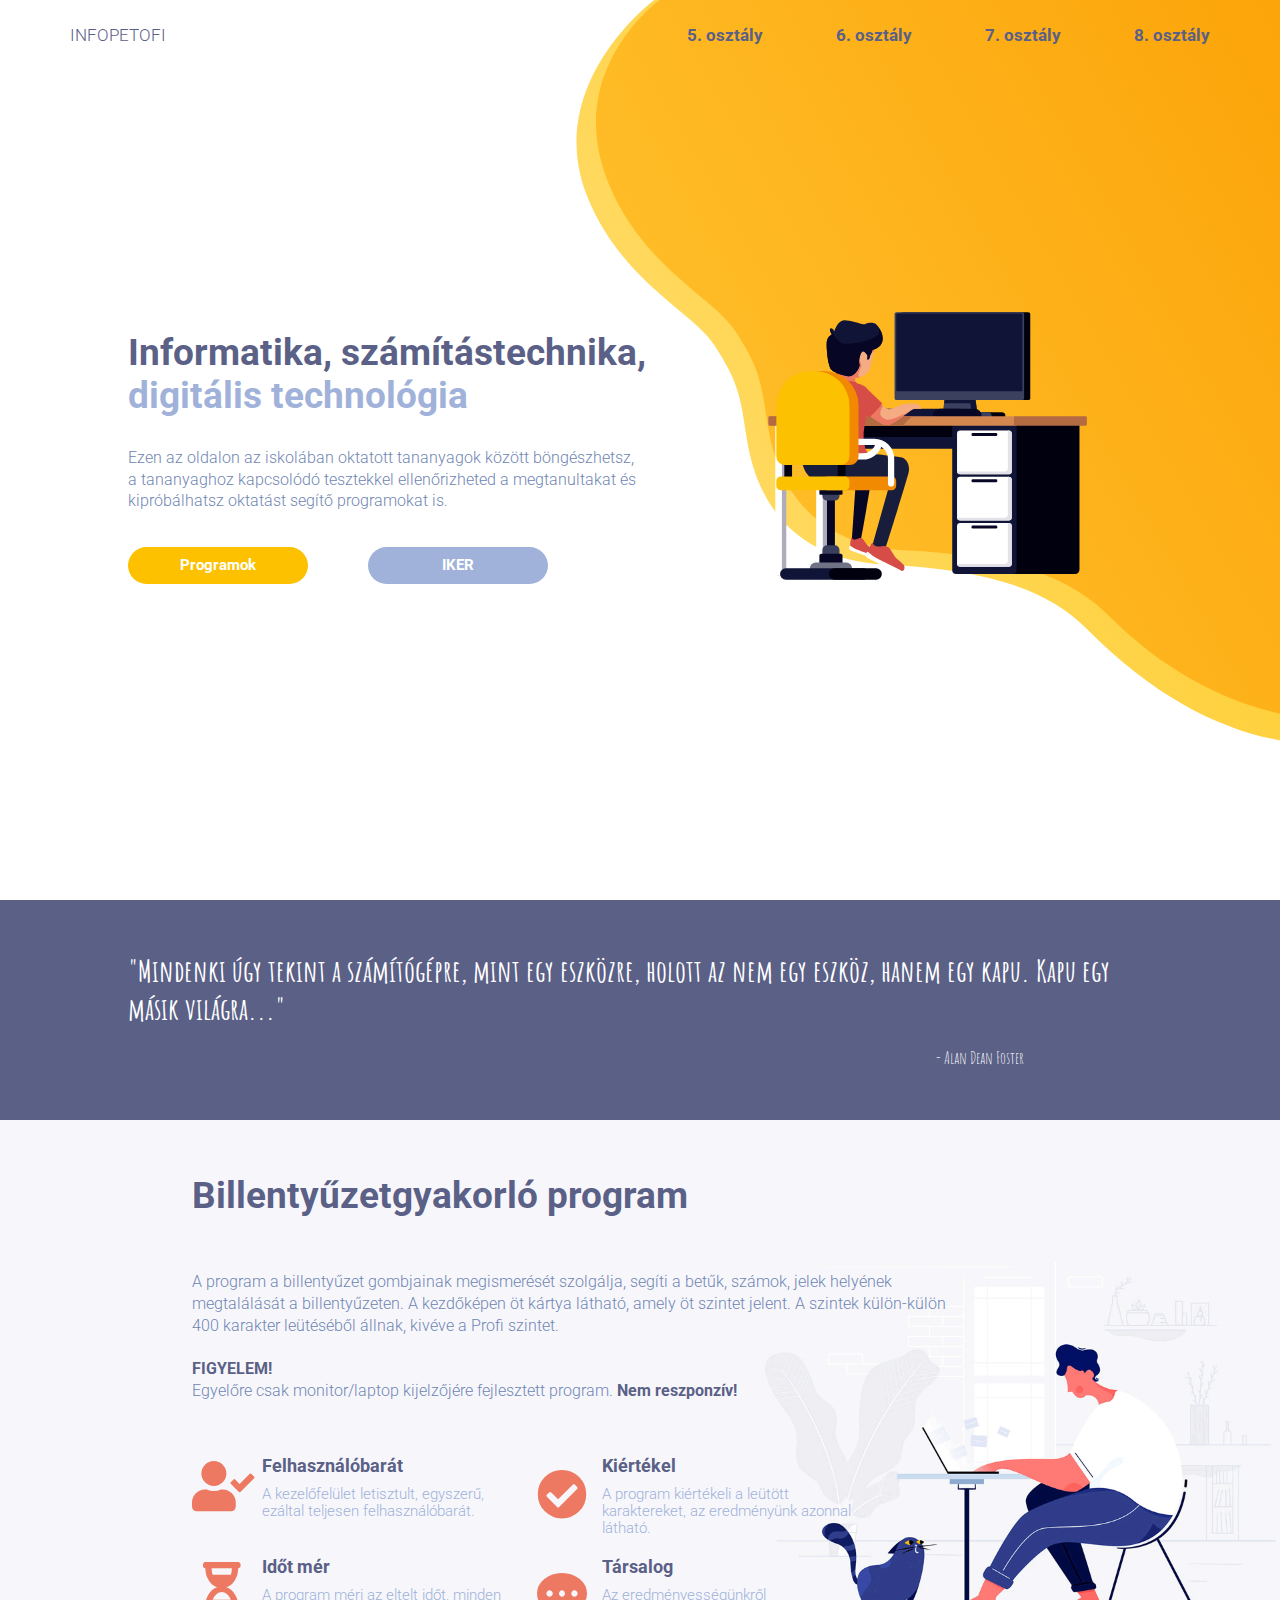
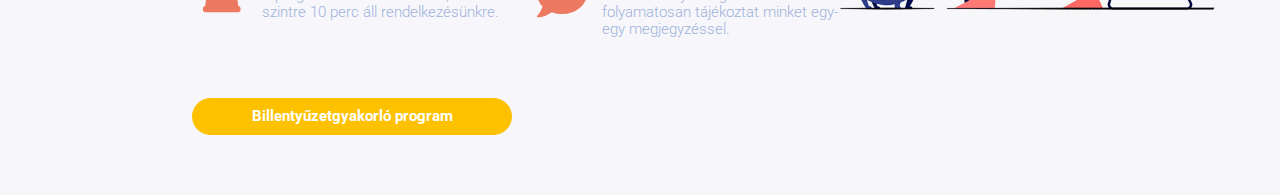
<file: index.html>
<!DOCTYPE html>
<html lang="hu">
  <head>
    <meta charset="UTF-8" />
    <meta name="viewport" content="width=device-width, initial-scale=1.0" />
    <meta http-equiv="X-UA-Compatible" content="ie=edge" />
    <link
      href="https://fonts.googleapis.com/css?family=Roboto:300,400,700&display=swap&subset=latin-ext"
      rel="stylesheet"
    />
    <link
      href="https://fonts.googleapis.com/css?family=Amatic+SC&display=swap&subset=latin-ext"
      rel="stylesheet"
    />
    <link type="text/css" rel="stylesheet" href="./css/style.css" />
    <link
      type="text/css"
      rel="stylesheet"
      href="https://cdnjs.cloudflare.com/ajax/libs/font-awesome/5.11.2/css/all.min.css"
    />
    <link
      rel="shortcut icon"
      type="image/vnd.microsoft.icon"
      href="./favicon/favicon.ico"
    />
    <link
      rel="apple-touch-icon"
      sizes="180x180"
      href="./favicon/apple-touch-icon.png"
    />
    <link
      rel="icon"
      type="image/png"
      sizes="32x32"
      href="./favicon/favicon-32x32.png"
    />
    <link
      rel="icon"
      type="image/png"
      sizes="16x16"
      href="./favicon/favicon-16x16.png"
    />
    <link rel="manifest" href="/favicon/site.webmanifest" />
    <link
      rel="mask-icon"
      href="./favicon/safari-pinned-tab.svg"
      color="#5bbad5"
    />
    <meta name="msapplication-TileColor" content="#da532c" />
    <meta name="theme-color" content="#ffffff" />
    <script type="application/javascript" src="./js/svg.js" defer></script>
    <script type="application/javascript" src="./js/js.js" defer></script>
    <title>Informatikai oldal</title>
  </head>
  <body>
    <div class="container">
      <a href="#nav"><i id="visszaNyil" class="fas fa-arrow-circle-up"></i></a>
      <section class="nav" id="nav">
        <ul class="nav__ul">
          <li class="evfolyamok">
            <a href="#"><p>INFOPETOFI</p></a>
          </li>
          <li class="evfolyamok">
            <a href=""><p>5. osztály</p></a>
          </li>
          <li class="evfolyamok">
            <a href="#"><p>6. osztály</p></a>
          </li>
          <li class="evfolyamok">
            <a href="#"><p>7. osztály</p></a>
          </li>
          <li class="evfolyamok">
            <a href="#"><p>8. osztály</p></a>
          </li>
        </ul>
      </section>
      <section class="section-01">
        <div class="section-01__wrapper">
          <h1>
            Informatika, számítástechnika,<br /><span
              >digitális technológia</span
            >
          </h1>
          <p>
            Ezen az oldalon az iskolában oktatott tananyagok között
            böngészhetsz, a tananyaghoz kapcsolódó tesztekkel ellenőrizheted a
            megtanultakat és kipróbálhatsz oktatást segítő programokat is.
          </p>
          <!-- <img class="illustration" src="./img/Illustration_t.png" > -->
          <div class="illustration"></div>
          <a class="btn btn-01" href="#programok">
            Programok
          </a>
          <a class="btn btn-02" href="./IKER/iker.html">IKER</a>
        </div>
      </section>
      <section class="section-02"></section>
      <section class="section-03">
        <h2>
          "Mindenki úgy tekint a számítógépre, mint egy eszközre, holott az nem
          egy eszköz, hanem egy kapu. Kapu egy másik világra..."
        </h2>
        <p>- Alan Dean Foster</p>
      </section>
      <section class="section-04" id="programok">
        <div class="section-04__wrapper">
          <h1>Billentyűzetgyakorló program</h1>
          <p>
            A program a billentyűzet gombjainak megismerését szolgálja, segíti a
            betűk, számok, jelek helyének megtalálását a billentyűzeten. A
            kezdőképen öt kártya látható, amely öt szintet jelent. A szintek
            külön-külön 400 karakter leütéséből állnak, kivéve a Profi
            szintet.<br /><br /><span>FIGYELEM!</span><br />Egyelőre csak
            monitor/laptop kijelzőjére fejlesztett program.
            <span>Nem reszponzív!</span>
          </p>
          <div class="kartya__wrapper">
            <div class="kartya kartya-01">
              <div class="kartya__kep"><i class="fas fa-user-check"></i></div>
              <div class="kartya__cim">Felhasználóbarát</div>
              <div class="kartya__leiras">
                A kezelőfelület letisztult, egyszerű, ezáltal teljesen
                felhasználóbarát.
              </div>
            </div>
            <div class="kartya kartya-02">
              <div class="kartya__kep"><i class="fas fa-check-circle"></i></div>
              <div class="kartya__cim">Kiértékel</div>
              <div class="kartya__leiras">
                A program kiértékeli a leütött karaktereket, az eredményünk
                azonnal látható.
              </div>
            </div>
            <div class="kartya kartya-03">
              <div class="kartya__kep">
                <i class="fas fa-hourglass-half"></i>
              </div>
              <div class="kartya__cim">Időt mér</div>
              <div class="kartya__leiras">
                A program méri az eltelt időt, minden szintre 10 perc áll
                rendelkezésünkre.
              </div>
            </div>
            <div class="kartya kartya-04">
              <div class="kartya__kep"><i class="fas fa-comment-dots"></i></div>
              <div class="kartya__cim">Társalog</div>
              <div class="kartya__leiras">
                Az eredményességünkről folyamatosan tájékoztat minket egy-egy
                megjegyzéssel.
              </div>
            </div>
          </div>
          <a
            href="http://www.petofink.hu/informatika/BillGyakProgram/index.html"
            target="_blank"
            ><div class="btn btn-01">
              Billentyűzetgyakorló program
            </div></a
          >
        </div>
      </section>
    </div>
  </body>
</html>
</file>
<file: css/style.css>
@charset "UTF-8";
*,
*::before,
*::after {
  margin: 0;
  padding: 0;
  -webkit-box-sizing: inherit;
          box-sizing: inherit;
}

html {
  -webkit-box-sizing: border-box;
          box-sizing: border-box;
  font-size: 62.5%;
  scroll-behavior: smooth;
}

body {
  font-family: "Roboto", sans-serif;
  font-weight: 300;
  position: relative;
}

a {
  color: #fff;
  text-decoration: none;
}

h1 {
  color: #5a6086;
  font-size: calc(24px + (45 - 24) * ((100vw - 200px) / (1920 - 200)));
}

h2 {
  color: #5a6086;
  font-size: calc(14px + (30 - 14) * ((100vw - 200px) / (1920 - 200)));
}

h3 {
  color: #6f85b4;
  font-size: calc(13px + (26 - 13) * ((100vw - 200px) / (1920 - 200)));
}

p {
  color: #6f85b4;
  font-size: calc(12px + (18 - 12) * ((100vw - 200px) / (1920 - 200)));
  line-height: calc(18px + (24 - 18) * ((100vw - 200px) / (1920 - 200)));
}

ol,
ul {
  color: #6f85b4;
  font-size: calc(12px + (18 - 12) * ((100vw - 200px) / (1920 - 200)));
  line-height: calc(18px + (24 - 18) * ((100vw - 200px) / (1920 - 200)));
}

ol li,
ul li {
  color: #6f85b4;
  width: max-width;
}

#visszaNyil {
  position: fixed;
  bottom: 6rem;
  right: 6rem;
  color: #4b9074;
  font-size: 4rem;
  z-index: 2;
  -webkit-transition: 0.3s;
  transition: 0.3s;
  opacity: 0;
  visibility: hidden;
}

@media only screen and (max-width: 768px) {
  #visszaNyil {
    bottom: 4rem;
    right: 2rem;
  }
}

.nav {
  position: absolute;
  width: 100%;
  display: -ms-grid;
  display: grid;
  -ms-grid-columns: minmax(2rem, 1fr) (minmax(min-content, 14rem))[4] minmax(2rem, 1fr);
      grid-template-columns: minmax(2rem, 1fr) repeat(4, minmax(-webkit-min-content, 14rem)) minmax(2rem, 1fr);
      grid-template-columns: minmax(2rem, 1fr) repeat(4, minmax(min-content, 14rem)) minmax(2rem, 1fr);
  grid-gap: 0.7rem;
}

@media only screen and (min-width: 600px) {
  .nav {
    -ms-grid-columns: minmax(4rem, 1fr) (minmax(min-content, 14rem))[8] minmax(4rem, 1fr);
        grid-template-columns: minmax(4rem, 1fr) repeat(8, minmax(-webkit-min-content, 14rem)) minmax(4rem, 1fr);
        grid-template-columns: minmax(4rem, 1fr) repeat(8, minmax(min-content, 14rem)) minmax(4rem, 1fr);
  }
}

@media only screen and (min-width: 720px) {
  .nav {
    grid-gap: 1rem;
  }
}

@media only screen and (min-width: 960px) {
  .nav {
    -ms-grid-columns: minmax(6rem, 1fr) (minmax(min-content, 10rem))[12] minmax(6rem, 1fr);
        grid-template-columns: minmax(6rem, 1fr) repeat(12, minmax(-webkit-min-content, 10rem)) minmax(6rem, 1fr);
        grid-template-columns: minmax(6rem, 1fr) repeat(12, minmax(min-content, 10rem)) minmax(6rem, 1fr);
  }
}

.nav__ul {
  height: 8vh;
  -ms-grid-column: 2;
  -ms-grid-column-span: 4;
  grid-column: 2/6;
  display: -webkit-box;
  display: -ms-flexbox;
  display: flex;
  -ms-flex-pack: distribute;
      justify-content: space-around;
  -webkit-box-align: center;
      -ms-flex-align: center;
          align-items: center;
  list-style-type: none;
}

@media only screen and (min-width: 600px) {
  .nav__ul {
    -ms-grid-column: 2;
    -ms-grid-column-span: 8;
    grid-column: 2/10;
  }
}

@media only screen and (min-width: 768px) {
  .nav__ul {
    -webkit-box-pack: justify;
        -ms-flex-pack: justify;
            justify-content: space-between;
  }
}

@media only screen and (min-width: 960px) {
  .nav__ul {
    -ms-grid-column: 2;
    -ms-grid-column-span: 12;
    grid-column: 2/14;
  }
}

.nav__ul li {
  cursor: pointer;
}

.nav__ul li:first-child {
  display: none;
}

.nav__ul p {
  font-size: calc(14px + (18 - 14) * ((100vw - 200px) / (1920 - 200)));
  color: #5a6086;
  font-weight: 700;
  -webkit-transition: 0.3s;
  transition: 0.3s;
}

.nav__ul p:hover {
  color: #ed7962;
}

.section-01 {
  min-height: 65rem;
  height: 100vh;
  text-align: center;
  background-image: url("../img/hatter.svg");
  background-position: 45%;
  background-size: cover;
  display: -webkit-box;
  display: -ms-flexbox;
  display: flex;
  -webkit-box-pack: center;
      -ms-flex-pack: center;
          justify-content: center;
  -webkit-box-align: center;
      -ms-flex-align: center;
          align-items: center;
}

.section-01__wrapper {
  display: -ms-grid;
  display: grid;
  justify-items: center;
}

.section-01 h1 {
  min-width: -webkit-max-content;
  min-width: -moz-max-content;
  min-width: max-content;
  margin-bottom: 6vh;
}

.section-01 h1 span {
  color: #a0b2da;
}

.section-01 p {
  margin-bottom: 6vh;
  width: 85%;
}

.section-01 .illustration {
  -ms-grid-row: 2;
  -ms-grid-row-span: 1;
  grid-row: 2/3;
  width: 70%;
  margin: 0 auto;
  margin-bottom: 6vh;
}

.section-01 .btn-01,
.section-01 .btn-02 {
  margin: 0 auto;
}

.section-01 .btn-01 {
  margin-bottom: 2rem;
  -webkit-transition: 0.3s;
  transition: 0.3s;
}

.section-01 .btn-01:hover {
  background-color: #f18a00;
}

.section-01 .btn-02 {
  -webkit-transition: 0.3s;
  transition: 0.3s;
  background-color: #a0b2da;
}

.section-01 .btn-02:hover {
  background-color: #5a6086;
}

.section-03 {
  height: 14rem;
  background-color: #5a6086;
  display: -webkit-box;
  display: -ms-flexbox;
  display: flex;
  -webkit-box-orient: vertical;
  -webkit-box-direction: normal;
      -ms-flex-direction: column;
          flex-direction: column;
  -webkit-box-pack: center;
      -ms-flex-pack: center;
          justify-content: center;
  font-family: "Amatic SC", cursive;
}

.section-03 h2 {
  -ms-flex-item-align: center;
      -ms-grid-row-align: center;
      align-self: center;
  width: 80%;
  margin-bottom: 1.2rem;
  color: #fff;
  font-size: calc(14px + (40 - 14) * ((100vw - 200px) / (1920 - 200)));
}

.section-03 p {
  margin: 0;
  margin-right: 20vw;
  -ms-flex-item-align: end;
      align-self: flex-end;
  color: #fff;
  font-size: calc(12px + (20 - 12) * ((100vw - 200px) / (1920 - 200)));
}

.section-04 {
  height: auto;
  background-color: #f6f6f8;
  background-image: url(../img/section-04_hatterkep.png);
  background-position: 28%;
  background-size: cover;
  text-align: center;
}

.section-04__wrapper {
  display: -webkit-box;
  display: -ms-flexbox;
  display: flex;
  -webkit-box-orient: vertical;
  -webkit-box-direction: normal;
      -ms-flex-direction: column;
          flex-direction: column;
  -webkit-box-pack: center;
      -ms-flex-pack: center;
          justify-content: center;
  -webkit-box-align: center;
      -ms-flex-align: center;
          align-items: center;
}

.section-04 h1 {
  margin: 6vh 0;
  color: #5a6086;
}

.section-04 p {
  margin-bottom: 6vh;
  width: 85%;
}

.section-04 p span {
  color: #5a6086;
  font-weight: 700;
}

.section-04 .kartya__wrapper {
  width: 85%;
  display: -ms-grid;
  display: grid;
  justify-items: center;
}

.section-04 .kartya {
  width: 100%;
  text-align: left;
  color: #a0b2da;
  display: -ms-grid;
  display: grid;
  grid-column-gap: 1rem;
  -ms-grid-columns: 6rem minmax(min-content, 45rem);
      grid-template-columns: 6rem minmax(-webkit-min-content, 45rem);
      grid-template-columns: 6rem minmax(min-content, 45rem);
  -webkit-box-pack: center;
      -ms-flex-pack: center;
          justify-content: center;
  -webkit-box-align: center;
      -ms-flex-align: center;
          align-items: center;
  margin-bottom: 4vh;
}

.section-04 .kartya__kep {
  font-size: 4rem;
  color: #ed7962;
  text-align: center;
  -ms-grid-column: 1;
  -ms-grid-column-span: 1;
  grid-column: 1/2;
  -ms-grid-row: 1;
  -ms-grid-row-span: 2;
  grid-row: 1/3;
}

.section-04 .kartya__cim {
  margin-bottom: 0.3vh;
  color: #5a6086;
  -ms-grid-column: 2;
  -ms-grid-column-span: 1;
  grid-column: 2/3;
  font-weight: 700;
  font-size: calc(14px + (20 - 14) * ((100vw - 200px) / (1920 - 200)));
}

.section-04 .kartya__leiras {
  -ms-grid-column: 2;
  -ms-grid-column-span: 1;
  grid-column: 2/3;
  font-size: calc(12px + (16 - 12) * ((100vw - 200px) / (1920 - 200)));
}

.section-04 .kartya-04 {
  margin-bottom: 0;
}

.section-04 .btn-01 {
  width: 24rem;
  margin: 6rem 0 6rem 0;
}

.btn {
  background-color: #fdc100;
  border-radius: 3rem;
  font-weight: 700;
  cursor: pointer;
  color: #fff;
  margin-bottom: 0;
  font-size: calc(12px + (16 - 12) * ((100vw - 200px) / (1920 - 200)));
  padding: 1rem 0;
  width: 17rem;
  -webkit-transition: 0.3s;
  transition: 0.3s;
}

.btn:hover {
  background-color: #f18a00;
}

/*********************************
768px széles kijelzőhöz
*********************************/
@media only screen and (min-width: 768px) {
  .nav__ul li {
    white-space: nowrap;
  }
  .nav li:first-child {
    display: block;
    margin-right: 35vw;
  }
  .nav li:first-child p {
    font-weight: 300;
  }
  .nav li:first-child p:hover {
    color: #a5c86a;
  }
  .section-01 {
    background-image: url("../img/asztalGyerekVirag.svg");
    background-position: 35%;
    background-size: cover;
  }
  .section-01__wrapper {
    -ms-grid-columns: (1fr)[2];
        grid-template-columns: repeat(2, 1fr);
    width: 80%;
    max-width: 128rem;
    justify-items: left;
  }
  .section-01__wrapper h1,
  .section-01__wrapper p {
    margin: 0;
    width: 100%;
    -ms-grid-column: 1;
    -ms-grid-column-span: 1;
    grid-column: 1/2;
    -ms-flex-item-align: center;
        -ms-grid-row-align: center;
        align-self: center;
    text-align: left;
  }
  .section-01__wrapper .illustration {
    visibility: hidden;
    width: 28vw;
    margin: 0;
    -ms-grid-row: 1;
    -ms-grid-row-span: 2;
    grid-row: 1/3;
    -ms-grid-column: 2;
    -ms-grid-column-span: 1;
    grid-column: 2/3;
  }
  .section-01__wrapper .btn {
    width: 18rem;
  }
  .section-01__wrapper .btn-01,
  .section-01__wrapper .btn-02 {
    margin: 0;
    -ms-grid-row: 3;
    -ms-grid-row-span: 1;
    grid-row: 3/4;
    -ms-grid-column: 1;
    -ms-grid-column-span: 2;
    grid-column: 1/3;
    margin-top: 2rem;
  }
  .section-01__wrapper .btn-02 {
    margin-left: 24rem;
  }
  .section-03 {
    height: 18rem;
  }
  .section-03 h2 {
    width: 80%;
    margin-bottom: 1.6rem;
  }
  .section-04 {
    background-position: 20%;
    text-align: left;
    display: -ms-grid;
    display: grid;
    -ms-grid-columns: 8rem minmax(min-content, 128rem) 8rem;
        grid-template-columns: 8rem minmax(-webkit-min-content, 128rem) 8rem;
        grid-template-columns: 8rem minmax(min-content, 128rem) 8rem;
  }
  .section-04__wrapper {
    -ms-grid-column: 2;
    -ms-grid-column-span: 1;
    grid-column: 2/3;
    -webkit-box-align: start;
        -ms-flex-align: start;
            align-items: flex-start;
  }
  .section-04 .kartya__wrapper {
    -ms-grid-columns: (minmax(30rem, 27vw))[2];
        grid-template-columns: repeat(2, minmax(30rem, 27vw));
    grid-gap: 2rem;
  }
  .section-04 .kartya {
    margin-bottom: 0;
    -ms-grid-rows: (min-content)[2];
        grid-template-rows: repeat(2, -webkit-min-content);
        grid-template-rows: repeat(2, min-content);
  }
  .section-04 .kartya__kep {
    font-size: 5rem;
  }
  .section-04 .kartya__cim {
    margin-bottom: 1rem;
  }
  .section-04 .btn-01 {
    text-align: center;
    width: 28rem;
  }
}

/*********************************
1280px széles kijelzőhöz
*********************************/
@media only screen and (min-width: 1280px) {
  .section-01__wrapper .illustration {
    width: 25vw;
  }
  .section-03 {
    height: 22rem;
  }
  .section-03 h2 {
    margin-bottom: 2rem;
    max-width: 128rem;
  }
  .section-04 {
    -ms-grid-columns: 15vw minmax(min-content, 128rem) 15vw;
        grid-template-columns: 15vw minmax(-webkit-min-content, 128rem) 15vw;
        grid-template-columns: 15vw minmax(min-content, 128rem) 15vw;
  }
  .section-04 .kartya__wrapper {
    -ms-grid-columns: (minmax(30rem, 25vw))[2];
        grid-template-columns: repeat(2, minmax(30rem, 25vw));
  }
  .section-04 .btn-01 {
    width: 32rem;
  }
}

/*********************************
1920px széles kijelzőhöz
*********************************/
@media only screen and (min-width: 1921px) {
  .section-03 {
    height: 24rem;
  }
  .section-03 h2 {
    margin-bottom: 2.4rem;
  }
  .section-04 {
    -ms-grid-columns: 20vw minmax(min-content, 128rem) 20vw;
        grid-template-columns: 20vw minmax(-webkit-min-content, 128rem) 20vw;
        grid-template-columns: 20vw minmax(min-content, 128rem) 20vw;
  }
}

.nav__ul span {
  color: #fdc100;
  -webkit-transition: 0.3s;
  transition: 0.3s;
}

.nav__ul span:hover {
  color: #f18a00;
}

a {
  font-weight: 300;
  color: #5a6086;
}

.container__iker {
  display: -ms-grid;
  display: grid;
  -ms-grid-columns: minmax(2rem, 1fr) (minmax(min-content, 14rem))[4] minmax(2rem, 1fr);
      grid-template-columns: minmax(2rem, 1fr) repeat(4, minmax(-webkit-min-content, 14rem)) minmax(2rem, 1fr);
      grid-template-columns: minmax(2rem, 1fr) repeat(4, minmax(min-content, 14rem)) minmax(2rem, 1fr);
  -ms-grid-rows: (min-content)[4];
      grid-template-rows: repeat(4, -webkit-min-content);
      grid-template-rows: repeat(4, min-content);
  grid-gap: 0.7rem;
  height: 100vh;
  -ms-flex-line-pack: center;
      align-content: center;
}

@media only screen and (min-width: 600px) {
  .container__iker {
    -ms-grid-columns: minmax(4rem, 1fr) (minmax(min-content, 14rem))[8] minmax(4rem, 1fr);
        grid-template-columns: minmax(4rem, 1fr) repeat(8, minmax(-webkit-min-content, 14rem)) minmax(4rem, 1fr);
        grid-template-columns: minmax(4rem, 1fr) repeat(8, minmax(min-content, 14rem)) minmax(4rem, 1fr);
  }
}

@media only screen and (min-width: 720px) {
  .container__iker {
    grid-gap: 1rem;
  }
}

@media only screen and (min-width: 768px) {
  .container__iker {
    -ms-grid-rows: (min-content)[3];
        grid-template-rows: repeat(3, -webkit-min-content);
        grid-template-rows: repeat(3, min-content);
  }
}

@media only screen and (min-width: 960px) {
  .container__iker {
    -ms-grid-columns: minmax(6rem, 1fr) (minmax(min-content, 10rem))[12] minmax(6rem, 1fr);
        grid-template-columns: minmax(6rem, 1fr) repeat(12, minmax(-webkit-min-content, 10rem)) minmax(6rem, 1fr);
        grid-template-columns: minmax(6rem, 1fr) repeat(12, minmax(min-content, 10rem)) minmax(6rem, 1fr);
    -ms-grid-rows: (min-content)[5];
        grid-template-rows: repeat(5, -webkit-min-content);
        grid-template-rows: repeat(5, min-content);
  }
}

.container__iker > *:not(:nth-child(4)) {
  margin-bottom: 2rem;
}

.container__iker h1 {
  min-width: -webkit-min-content;
  min-width: -moz-min-content;
  min-width: min-content;
  -ms-grid-column: 2;
  -ms-grid-column-span: 4;
  grid-column: 2/6;
  -ms-grid-row: 1;
  -ms-grid-row-span: 1;
  grid-row: 1/2;
  text-align: center;
  -ms-flex-item-align: center;
      -ms-grid-row-align: center;
      align-self: center;
}

.container__iker h1 span {
  color: #a5c86a;
}

@media only screen and (min-width: 600px) {
  .container__iker h1 {
    -ms-grid-column: 2;
    -ms-grid-column-span: 8;
    grid-column: 2/10;
  }
}

@media only screen and (min-width: 768px) {
  .container__iker h1 {
    -ms-grid-column: 2;
    -ms-grid-column-span: 4;
    grid-column: 2/6;
    text-align: left;
  }
}

@media only screen and (min-width: 960px) {
  .container__iker h1 {
    -ms-grid-column: 2;
    -ms-grid-column-span: 7;
    grid-column: 2/9;
    -ms-grid-row: 2;
    -ms-grid-row-span: 1;
    grid-row: 2/3;
    -ms-flex-item-align: end;
        -ms-grid-row-align: end;
        align-self: end;
  }
}

@media only screen and (min-width: 1200px) {
  .container__iker h1 {
    -ms-grid-column: 2;
    -ms-grid-column-span: 8;
    grid-column: 2/10;
  }
}

.container__iker p {
  -ms-grid-column: 2;
  -ms-grid-column-span: 4;
  grid-column: 2/6;
  padding: 0 1rem;
  text-align: center;
  z-index: 1;
}

@media only screen and (min-width: 600px) {
  .container__iker p {
    -ms-grid-column: 2;
    -ms-grid-column-span: 8;
    grid-column: 2/10;
  }
}

@media only screen and (min-width: 768px) {
  .container__iker p {
    -ms-grid-column: 2;
    -ms-grid-column-span: 4;
    grid-column: 2/6;
    -ms-grid-row: 2;
    -ms-grid-row-span: 1;
    grid-row: 2/3;
    text-align: left;
    padding: 0;
  }
}

@media only screen and (min-width: 960px) {
  .container__iker p {
    -ms-grid-column: 2;
    -ms-grid-column-span: 6;
    grid-column: 2/8;
    -ms-grid-row: 3;
    -ms-grid-row-span: 1;
    grid-row: 3/4;
  }
}

.container__iker .illustration {
  width: 60%;
  -ms-grid-column: 2;
  -ms-grid-column-span: 4;
  grid-column: 2/6;
  -ms-grid-row: 2;
  -ms-grid-row-span: 1;
  grid-row: 2/3;
  -ms-grid-column-align: center;
      justify-self: center;
}

@media only screen and (min-width: 600px) {
  .container__iker .illustration {
    -ms-grid-column: 2;
    -ms-grid-column-span: 8;
    grid-column: 2/10;
  }
}

@media only screen and (min-width: 768px) {
  .container__iker .illustration {
    -ms-grid-column: 5;
    -ms-grid-column-span: 6;
    grid-column: 5/11;
    -ms-grid-row: 1;
    -ms-grid-row-span: 3;
    grid-row: 1/4;
    margin-bottom: 0;
    -ms-grid-column-align: end;
        justify-self: end;
    margin-right: 3rem;
    width: 70%;
  }
}

@media only screen and (min-width: 960px) {
  .container__iker .illustration {
    -ms-grid-column: 7;
    -ms-grid-column-span: 8;
    grid-column: 7/15;
    -ms-grid-row: 1;
    -ms-grid-row-span: 5;
    grid-row: 1/6;
    margin-right: 8rem;
  }
}

.container__iker .btn {
  -ms-grid-column: 2;
  -ms-grid-column-span: 4;
  grid-column: 2/6;
  text-align: center;
  max-width: 30rem;
  -ms-grid-column-align: center;
      justify-self: center;
}

@media only screen and (min-width: 600px) {
  .container__iker .btn {
    -ms-grid-column: 2;
    -ms-grid-column-span: 8;
    grid-column: 2/10;
  }
}

@media only screen and (min-width: 768px) {
  .container__iker .btn {
    -ms-grid-column: 2;
    -ms-grid-column-span: 4;
    grid-column: 2/6;
    -ms-grid-row: 3;
    -ms-grid-row-span: 1;
    grid-row: 3/4;
    width: 14rem;
    max-width: 25rem;
    height: 3.5rem;
  }
}

@media only screen and (min-width: 960px) {
  .container__iker .btn {
    -ms-grid-column: 2;
    -ms-grid-column-span: 6;
    grid-column: 2/8;
    -ms-grid-row: 4;
    -ms-grid-row-span: 1;
    grid-row: 4/5;
    width: 16rem;
    height: auto;
  }
}

.container__iker .btn-01 {
  background-color: #a0b2da;
}

.container__iker .btn-01:hover {
  background-color: #5a6086;
}

@media only screen and (min-width: 768px) {
  .container__iker .btn-01 {
    margin-bottom: 3rem;
    -ms-grid-column-align: left;
        justify-self: left;
  }
}

.container__iker .btn-02 {
  background-color: #a5c86a;
  margin-top: 1.6rem;
}

.container__iker .btn-02:hover {
  background-color: #4b9074;
}

@media only screen and (min-width: 768px) {
  .container__iker .btn-02 {
    margin-top: 0;
    margin-left: 8rem;
  }
}

@media only screen and (min-width: 960px) {
  .container__iker .btn-02 {
    margin-left: 8rem;
    margin-bottom: 3rem;
  }
}

.iker-page {
  min-height: 65rem;
}

.felmero-page,
.tananyag-page,
.informacio-page,
.feladatok-page {
  height: 100%;
  padding-top: 8vh;
}

.felmero-page h1,
.tananyag-page h1,
.informacio-page h1,
.feladatok-page h1 {
  margin-top: 2rem;
}

@media only screen and (min-width: 768px) {
  .felmero-page h1,
  .tananyag-page h1,
  .informacio-page h1,
  .feladatok-page h1 {
    -ms-grid-column: 2;
    -ms-grid-column-span: 8;
    grid-column: 2/10;
    -ms-grid-column-align: center;
        justify-self: center;
    margin-top: 2rem;
  }
}

@media only screen and (min-width: 960px) {
  .felmero-page h1,
  .tananyag-page h1,
  .informacio-page h1,
  .feladatok-page h1 {
    -ms-grid-column: 2;
    -ms-grid-column-span: 12;
    grid-column: 2/14;
    -ms-grid-row: 1;
    -ms-grid-row-span: 1;
    grid-row: 1/2;
  }
}

@media only screen and (min-width: 768px) {
  .felmero-page p,
  .tananyag-page p,
  .informacio-page p,
  .feladatok-page p {
    -ms-grid-column: 2;
    -ms-grid-column-span: 8;
    grid-column: 2/10;
    -ms-grid-row: 2;
    -ms-grid-row-span: 1;
    grid-row: 2/3;
    text-align: center;
    padding: 0;
  }
}

@media only screen and (min-width: 960px) {
  .felmero-page p,
  .tananyag-page p,
  .informacio-page p,
  .feladatok-page p {
    -ms-grid-column: 3;
    -ms-grid-column-span: 10;
    grid-column: 3/13;
    -ms-grid-row: 2;
    -ms-grid-row-span: 1;
    grid-row: 2/3;
  }
}

.felmero-page span,
.tananyag-page span,
.informacio-page span,
.feladatok-page span {
  font-weight: 700;
}

.felmero-page img,
.tananyag-page img,
.informacio-page img,
.feladatok-page img {
  width: 50%;
}

@media only screen and (min-width: 768px) {
  .felmero-page img,
  .tananyag-page img,
  .informacio-page img,
  .feladatok-page img {
    width: 40%;
  }
}

.felmero-page .felmero__szamozas,
.tananyag-page .felmero__szamozas,
.informacio-page .felmero__szamozas,
.feladatok-page .felmero__szamozas {
  padding: 2rem;
  -ms-grid-row: 3;
  -ms-grid-row-span: 1;
  grid-row: 3/4;
  -ms-grid-column: 2;
  -ms-grid-column-span: 4;
  grid-column: 2/6;
  text-align: center;
}

@media only screen and (min-width: 600px) {
  .felmero-page .felmero__szamozas,
  .tananyag-page .felmero__szamozas,
  .informacio-page .felmero__szamozas,
  .feladatok-page .felmero__szamozas {
    -ms-grid-column: 2;
    -ms-grid-column-span: 8;
    grid-column: 2/10;
  }
}

@media only screen and (min-width: 960px) {
  .felmero-page .felmero__szamozas,
  .tananyag-page .felmero__szamozas,
  .informacio-page .felmero__szamozas,
  .feladatok-page .felmero__szamozas {
    -ms-grid-column: 2;
    -ms-grid-column-span: 12;
    grid-column: 2/14;
    text-align: justify;
    -webkit-column-count: 2;
            column-count: 2;
    -webkit-column-gap: 6rem;
            column-gap: 6rem;
  }
}

.felmero-page .felmero__szamozas .felmero__kerdesek,
.tananyag-page .felmero__szamozas .felmero__kerdesek,
.informacio-page .felmero__szamozas .felmero__kerdesek,
.feladatok-page .felmero__szamozas .felmero__kerdesek {
  margin-bottom: 2rem;
  color: #6f85b4;
  font-size: calc(12px + (18 - 12) * ((100vw - 200px) / (1920 - 200)));
  line-height: calc(18px + (24 - 18) * ((100vw - 200px) / (1920 - 200)));
}

.tananyag-page ul {
  -ms-grid-column: 2;
  -ms-grid-column-span: 4;
  grid-column: 2/6;
  -ms-grid-row: 2;
  -ms-grid-row-span: 1;
  grid-row: 2/3;
  -webkit-box-pack: justify;
      -ms-flex-pack: justify;
          justify-content: space-between;
  text-decoration: none;
  list-style: none;
  border-bottom: 1px solid #e2e8f6;
  display: -webkit-box;
  display: -ms-flexbox;
  display: flex;
}

@media only screen and (min-width: 600px) {
  .tananyag-page ul {
    -ms-grid-column: 2;
    -ms-grid-column-span: 8;
    grid-column: 2/10;
    -webkit-box-pack: center;
        -ms-flex-pack: center;
            justify-content: center;
  }
}

@media only screen and (min-width: 960px) {
  .tananyag-page ul {
    -ms-grid-column: 2;
    -ms-grid-column-span: 12;
    grid-column: 2/14;
  }
}

.tananyag-page ul li {
  cursor: pointer;
  margin-bottom: 1rem;
  text-align: center;
  -webkit-transition: 0.3s;
  transition: 0.3s;
}

.tananyag-page ul li:hover {
  color: #d64c49;
  font-weight: 700;
}

@media only screen and (min-width: 600px) {
  .tananyag-page ul li:not(:last-child) {
    margin-right: 2rem;
  }
}

@media only screen and (min-width: 768px) {
  .tananyag-page ul li:not(:last-child) {
    margin-right: 3rem;
    margin-bottom: 2rem;
  }
}

.tananyag-page .ora {
  -ms-grid-column: 2;
  -ms-grid-column-span: 4;
  grid-column: 2/6;
  -ms-grid-row: 3;
  -ms-grid-row-span: 1;
  grid-row: 3/4;
  display: -ms-grid;
  display: grid;
  -ms-grid-columns: (minmax(min-content, 14rem))[4];
      grid-template-columns: repeat(4, minmax(-webkit-min-content, 14rem));
      grid-template-columns: repeat(4, minmax(min-content, 14rem));
  grid-gap: 0.4rem;
}

@media only screen and (min-width: 600px) {
  .tananyag-page .ora {
    -ms-grid-column: 2;
    -ms-grid-column-span: 8;
    grid-column: 2/10;
    -ms-grid-columns: (minmax(min-content, 14rem))[8];
        grid-template-columns: repeat(8, minmax(-webkit-min-content, 14rem));
        grid-template-columns: repeat(8, minmax(min-content, 14rem));
  }
}

@media only screen and (min-width: 720px) {
  .tananyag-page .ora {
    grid-gap: 0.6rem;
  }
}

@media only screen and (min-width: 960px) {
  .tananyag-page .ora {
    -ms-grid-column: 2;
    -ms-grid-column-span: 12;
    grid-column: 2/14;
    -ms-grid-columns: (minmax(min-content, 10rem))[12];
        grid-template-columns: repeat(12, minmax(-webkit-min-content, 10rem));
        grid-template-columns: repeat(12, minmax(min-content, 10rem));
  }
}

.tananyag-page .ora h2 {
  -ms-grid-column: 1;
  -ms-grid-column-span: 4;
  grid-column: 1/5;
  margin-bottom: 2rem;
  text-align: center;
  color: #f18a00;
}

@media only screen and (min-width: 600px) {
  .tananyag-page .ora h2 {
    -ms-grid-column: 1;
    -ms-grid-column-span: 8;
    grid-column: 1/9;
  }
}

@media only screen and (min-width: 960px) {
  .tananyag-page .ora h2 {
    -ms-grid-column: 1;
    -ms-grid-column-span: 12;
    grid-column: 1/13;
  }
}

.tananyag-page .ora h3 {
  margin-top: 2rem;
  -ms-grid-column: 1;
  -ms-grid-column-span: 4;
  grid-column: 1/5;
  text-align: center;
}

@media only screen and (min-width: 600px) {
  .tananyag-page .ora h3 {
    -ms-grid-column: 1;
    -ms-grid-column-span: 8;
    grid-column: 1/9;
  }
}

@media only screen and (min-width: 768px) {
  .tananyag-page .ora h3 {
    text-align: left;
  }
}

@media only screen and (min-width: 960px) {
  .tananyag-page .ora h3 {
    -ms-grid-column: 2;
    -ms-grid-column-span: 10;
    grid-column: 2/12;
  }
}

.tananyag-page .ora p {
  -ms-grid-column: 1;
  -ms-grid-column-span: 4;
  grid-column: 1/5;
}

@media only screen and (min-width: 600px) {
  .tananyag-page .ora p {
    -ms-grid-column: 1;
    -ms-grid-column-span: 8;
    grid-column: 1/9;
  }
}

@media only screen and (min-width: 768px) {
  .tananyag-page .ora p {
    text-align: left;
  }
}

@media only screen and (min-width: 960px) {
  .tananyag-page .ora p {
    -ms-grid-column: 2;
    -ms-grid-column-span: 10;
    grid-column: 2/12;
  }
}

.tananyag-page .ora img {
  width: 100%;
  -ms-grid-column: 1;
  -ms-grid-column-span: 4;
  grid-column: 1/5;
  -ms-grid-column-align: center;
      justify-self: center;
}

@media only screen and (min-width: 600px) {
  .tananyag-page .ora img {
    -ms-grid-column: 1;
    -ms-grid-column-span: 8;
    grid-column: 1/9;
  }
}

@media only screen and (min-width: 768px) {
  .tananyag-page .ora img {
    -ms-grid-column-align: start;
        justify-self: start;
  }
}

@media only screen and (min-width: 960px) {
  .tananyag-page .ora img {
    -ms-grid-column: 2;
    -ms-grid-column-span: 10;
    grid-column: 2/12;
  }
}

.tananyag-page .ora ol {
  padding: 2rem 0;
  -ms-grid-column: 1;
  -ms-grid-column-span: 4;
  grid-column: 1/5;
}

@media only screen and (min-width: 600px) {
  .tananyag-page .ora ol {
    -ms-grid-column: 1;
    -ms-grid-column-span: 8;
    grid-column: 1/9;
  }
}

@media only screen and (min-width: 960px) {
  .tananyag-page .ora ol {
    -ms-grid-column: 2;
    -ms-grid-column-span: 10;
    grid-column: 2/12;
  }
}

.tananyag-page .ora ol li {
  margin-left: 2rem;
}

.ora_01-page h3:nth-child(3) {
  -ms-grid-row: 3;
  -ms-grid-row-span: 1;
  grid-row: 3/4;
}

.ora_01-page h3:nth-child(5) {
  -ms-grid-row: 5;
  -ms-grid-row-span: 1;
  grid-row: 5/6;
}

.ora_01-page h3:nth-child(7) {
  -ms-grid-row: 7;
  -ms-grid-row-span: 1;
  grid-row: 7/8;
}

.ora_01-page h3:nth-child(9) {
  -ms-grid-row: 9;
  -ms-grid-row-span: 1;
  grid-row: 9/10;
}

.ora_01-page h3:nth-child(13) {
  -ms-grid-row: 13;
  -ms-grid-row-span: 1;
  grid-row: 13/14;
}

.ora_01-page h3:nth-child(17) {
  -ms-grid-row: 17;
  -ms-grid-row-span: 1;
  grid-row: 17/18;
}

.ora_01-page h3:nth-child(19) {
  -ms-grid-row: 19;
  -ms-grid-row-span: 1;
  grid-row: 19/20;
}

.ora_01-page p:nth-child(4) {
  -ms-grid-row: 4;
  -ms-grid-row-span: 1;
  grid-row: 4/5;
}

.ora_01-page p:nth-child(6) {
  -ms-grid-row: 6;
  -ms-grid-row-span: 1;
  grid-row: 6/7;
}

.ora_01-page p:nth-child(8) {
  -ms-grid-row: 8;
  -ms-grid-row-span: 1;
  grid-row: 8/9;
}

.ora_01-page p:nth-child(10) {
  -ms-grid-row: 10;
  -ms-grid-row-span: 1;
  grid-row: 10/11;
}

.ora_01-page p:nth-child(12) {
  -ms-grid-row: 12;
  -ms-grid-row-span: 1;
  grid-row: 12/13;
  margin-top: 1rem;
}

.ora_01-page p:nth-child(14) {
  -ms-grid-row: 14;
  -ms-grid-row-span: 1;
  grid-row: 14/15;
}

.ora_01-page p:nth-child(16) {
  -ms-grid-row: 16;
  -ms-grid-row-span: 1;
  grid-row: 16/17;
}

.ora_01-page p:nth-child(18) {
  -ms-grid-row: 18;
  -ms-grid-row-span: 1;
  grid-row: 18/19;
}

.ora_01-page p:nth-child(20) {
  -ms-grid-row: 20;
  -ms-grid-row-span: 1;
  grid-row: 20/21;
}

.ora_01-page img:nth-child(11) {
  -ms-grid-row: 11;
  -ms-grid-row-span: 1;
  grid-row: 11/12;
}

.ora_01-page img:nth-child(15) {
  width: 70%;
  -ms-grid-row: 15;
  -ms-grid-row-span: 1;
  grid-row: 15/16;
}

.ora_02-page h2:nth-child(1) {
  -ms-grid-row: 1;
  -ms-grid-row-span: 1;
  grid-row: 1/2;
}

.ora_02-page h3:nth-child(3) {
  -ms-grid-row: 3;
  -ms-grid-row-span: 1;
  grid-row: 3/4;
}

.ora_02-page h3:nth-child(5) {
  -ms-grid-row: 5;
  -ms-grid-row-span: 1;
  grid-row: 5/6;
}

.ora_02-page h3:nth-child(7) {
  -ms-grid-row: 7;
  -ms-grid-row-span: 1;
  grid-row: 7/8;
}

.ora_02-page h3:nth-child(9) {
  -ms-grid-row: 9;
  -ms-grid-row-span: 1;
  grid-row: 9/10;
}

.ora_02-page h3:nth-child(11) {
  -ms-grid-row: 11;
  -ms-grid-row-span: 1;
  grid-row: 11/12;
}

.ora_02-page h3:nth-child(13) {
  -ms-grid-row: 13;
  -ms-grid-row-span: 1;
  grid-row: 13/14;
}

.ora_02-page p:nth-child(2) {
  -ms-grid-row: 2;
  -ms-grid-row-span: 1;
  grid-row: 2/3;
}

.ora_02-page p:nth-child(4) {
  -ms-grid-row: 4;
  -ms-grid-row-span: 1;
  grid-row: 4/5;
}

.ora_02-page p:nth-child(6) {
  -ms-grid-row: 6;
  -ms-grid-row-span: 1;
  grid-row: 6/7;
}

.ora_02-page p:nth-child(8) {
  -ms-grid-row: 8;
  -ms-grid-row-span: 1;
  grid-row: 8/9;
}

.ora_02-page p:nth-child(10) {
  -ms-grid-row: 10;
  -ms-grid-row-span: 1;
  grid-row: 10/11;
}

.ora_02-page p:nth-child(12) {
  -ms-grid-row: 12;
  -ms-grid-row-span: 1;
  grid-row: 12/13;
}

.ora_02-page p:nth-child(14) {
  -ms-grid-row: 14;
  -ms-grid-row-span: 1;
  grid-row: 14/15;
}

.ora_03-page h2:nth-child(1) {
  -ms-grid-row: 1;
  -ms-grid-row-span: 1;
  grid-row: 1/2;
}

.ora_03-page h3:nth-child(3) {
  -ms-grid-row: 3;
  -ms-grid-row-span: 1;
  grid-row: 3/4;
}

.ora_03-page h3:nth-child(5) {
  -ms-grid-row: 5;
  -ms-grid-row-span: 1;
  grid-row: 5/6;
}

.ora_03-page h3:nth-child(7) {
  -ms-grid-row: 7;
  -ms-grid-row-span: 1;
  grid-row: 7/8;
}

.ora_03-page h3:nth-child(9) {
  -ms-grid-row: 9;
  -ms-grid-row-span: 1;
  grid-row: 9/10;
}

.ora_03-page h3:nth-child(11) {
  -ms-grid-row: 11;
  -ms-grid-row-span: 1;
  grid-row: 11/12;
}

.ora_03-page h3:nth-child(21) {
  -ms-grid-row: 20;
  -ms-grid-row-span: 1;
  grid-row: 20/21;
}

.ora_03-page h3:nth-child(23) {
  -ms-grid-row: 22;
  -ms-grid-row-span: 1;
  grid-row: 22/23;
}

.ora_03-page h3:nth-child(26) {
  -ms-grid-row: 25;
  -ms-grid-row-span: 1;
  grid-row: 25/26;
}

.ora_03-page p:nth-child(2) {
  -ms-grid-row: 2;
  -ms-grid-row-span: 1;
  grid-row: 2/3;
}

.ora_03-page p:nth-child(4) {
  -ms-grid-row: 4;
  -ms-grid-row-span: 1;
  grid-row: 4/5;
}

.ora_03-page p:nth-child(6) {
  -ms-grid-row: 6;
  -ms-grid-row-span: 1;
  grid-row: 6/7;
}

.ora_03-page p:nth-child(8) {
  -ms-grid-row: 8;
  -ms-grid-row-span: 1;
  grid-row: 8/9;
}

.ora_03-page p:nth-child(10) {
  -ms-grid-row: 10;
  -ms-grid-row-span: 1;
  grid-row: 10/11;
}

.ora_03-page p:nth-child(12) {
  -ms-grid-row: 12;
  -ms-grid-row-span: 1;
  grid-row: 12/13;
}

.ora_03-page p:nth-child(14) {
  -ms-grid-row: 14;
  -ms-grid-row-span: 1;
  grid-row: 14/15;
}

.ora_03-page p:nth-child(18) {
  -ms-grid-row: 17;
  -ms-grid-row-span: 1;
  grid-row: 17/18;
}

.ora_03-page p:nth-child(22) {
  -ms-grid-row: 21;
  -ms-grid-row-span: 1;
  grid-row: 21/22;
}

.ora_03-page p:nth-child(24) {
  -ms-grid-row: 23;
  -ms-grid-row-span: 1;
  grid-row: 23/24;
}

.ora_03-page p:nth-child(27) {
  -ms-grid-row: 26;
  -ms-grid-row-span: 1;
  grid-row: 26/27;
}

.ora_03-page img:nth-child(11) {
  -ms-grid-row: 11;
  -ms-grid-row-span: 1;
  grid-row: 11/12;
  width: 50%;
}

.ora_03-page img:nth-child(15) {
  -ms-grid-row: 15;
  -ms-grid-row-span: 1;
  grid-row: 15/16;
  width: 60%;
}

.ora_03-page img:nth-child(17) {
  -ms-grid-row: 16;
  -ms-grid-row-span: 1;
  grid-row: 16/17;
  width: 60%;
}

.ora_03-page img:nth-child(19) {
  -ms-grid-row: 18;
  -ms-grid-row-span: 1;
  grid-row: 18/19;
  width: 60%;
}

.ora_03-page img:nth-child(20) {
  -ms-grid-row: 19;
  -ms-grid-row-span: 1;
  grid-row: 19/20;
  width: 60%;
}

.ora_03-page ol:nth-child(25) {
  -ms-grid-row: 24;
  -ms-grid-row-span: 1;
  grid-row: 24/25;
  padding: 2rem 0 0 0;
}

.ora_04-page h2:nth-child(1) {
  -ms-grid-row: 1;
  -ms-grid-row-span: 1;
  grid-row: 1/2;
}

.ora_04-page h3:nth-child(3) {
  -ms-grid-row: 3;
  -ms-grid-row-span: 1;
  grid-row: 3/4;
}

.ora_04-page h3:nth-child(5) {
  -ms-grid-row: 5;
  -ms-grid-row-span: 1;
  grid-row: 5/6;
}

.ora_04-page h3:nth-child(7) {
  -ms-grid-row: 7;
  -ms-grid-row-span: 1;
  grid-row: 7/8;
}

.ora_04-page h3:nth-child(9) {
  -ms-grid-row: 9;
  -ms-grid-row-span: 1;
  grid-row: 9/10;
}

.ora_04-page h3:nth-child(11) {
  -ms-grid-row: 11;
  -ms-grid-row-span: 1;
  grid-row: 11/12;
}

.ora_04-page h3:nth-child(13) {
  -ms-grid-row: 13;
  -ms-grid-row-span: 1;
  grid-row: 13/14;
}

.ora_04-page p:nth-child(2) {
  -ms-grid-row: 2;
  -ms-grid-row-span: 1;
  grid-row: 2/3;
}

.ora_04-page p:nth-child(4) {
  -ms-grid-row: 4;
  -ms-grid-row-span: 1;
  grid-row: 4/5;
}

.ora_04-page p:nth-child(6) {
  -ms-grid-row: 6;
  -ms-grid-row-span: 1;
  grid-row: 6/7;
}

.ora_04-page p:nth-child(8) {
  -ms-grid-row: 8;
  -ms-grid-row-span: 1;
  grid-row: 8/9;
}

.ora_04-page p:nth-child(10) {
  -ms-grid-row: 10;
  -ms-grid-row-span: 1;
  grid-row: 10/11;
}

.ora_04-page p:nth-child(12) {
  -ms-grid-row: 12;
  -ms-grid-row-span: 1;
  grid-row: 12/13;
}

.ora_04-page p:nth-child(14) {
  -ms-grid-row: 14;
  -ms-grid-row-span: 1;
  grid-row: 14/15;
}

.ora_05-page h2:nth-child(1) {
  -ms-grid-row: 1;
  -ms-grid-row-span: 1;
  grid-row: 1/2;
}

.ora_05-page h3:nth-child(3) {
  -ms-grid-row: 3;
  -ms-grid-row-span: 1;
  grid-row: 3/4;
}

.ora_05-page h3:nth-child(5) {
  -ms-grid-row: 5;
  -ms-grid-row-span: 1;
  grid-row: 5/6;
}

.ora_05-page h3:nth-child(7) {
  -ms-grid-row: 7;
  -ms-grid-row-span: 1;
  grid-row: 7/8;
}

.ora_05-page h3:nth-child(9) {
  -ms-grid-row: 9;
  -ms-grid-row-span: 1;
  grid-row: 9/10;
}

.ora_05-page h3:nth-child(11) {
  -ms-grid-row: 11;
  -ms-grid-row-span: 1;
  grid-row: 11/12;
}

.ora_05-page h3:nth-child(13) {
  -ms-grid-row: 13;
  -ms-grid-row-span: 1;
  grid-row: 13/14;
}

.ora_05-page h3:nth-child(16) {
  -ms-grid-row: 16;
  -ms-grid-row-span: 1;
  grid-row: 16/17;
}

.ora_05-page p:nth-child(2) {
  -ms-grid-row: 2;
  -ms-grid-row-span: 1;
  grid-row: 2/3;
}

.ora_05-page p:nth-child(4) {
  -ms-grid-row: 4;
  -ms-grid-row-span: 1;
  grid-row: 4/5;
}

.ora_05-page p:nth-child(6) {
  -ms-grid-row: 6;
  -ms-grid-row-span: 1;
  grid-row: 6/7;
}

.ora_05-page p:nth-child(8) {
  -ms-grid-row: 8;
  -ms-grid-row-span: 1;
  grid-row: 8/9;
}

.ora_05-page p:nth-child(10) {
  -ms-grid-row: 10;
  -ms-grid-row-span: 1;
  grid-row: 10/11;
}

.ora_05-page p:nth-child(12) {
  -ms-grid-row: 12;
  -ms-grid-row-span: 1;
  grid-row: 12/13;
}

.ora_05-page p:nth-child(14) {
  -ms-grid-row: 14;
  -ms-grid-row-span: 1;
  grid-row: 14/15;
}

.ora_05-page p:nth-child(17) {
  -ms-grid-row: 17;
  -ms-grid-row-span: 1;
  grid-row: 17/18;
}

.ora_05-page ol:nth-child(15) {
  -ms-grid-row: 15;
  -ms-grid-row-span: 1;
  grid-row: 15/16;
  padding: 2rem 0 0 0;
}

.ora_06-page h2:nth-child(1) {
  -ms-grid-row: 1;
  -ms-grid-row-span: 1;
  grid-row: 1/2;
}

.ora_06-page h3:nth-child(3) {
  -ms-grid-row: 3;
  -ms-grid-row-span: 1;
  grid-row: 3/4;
}

.ora_06-page h3:nth-child(5) {
  -ms-grid-row: 5;
  -ms-grid-row-span: 1;
  grid-row: 5/6;
}

.ora_06-page h3:nth-child(7) {
  -ms-grid-row: 7;
  -ms-grid-row-span: 1;
  grid-row: 7/8;
}

.ora_06-page h3:nth-child(9) {
  -ms-grid-row: 9;
  -ms-grid-row-span: 1;
  grid-row: 9/10;
}

.ora_06-page h3:nth-child(11) {
  -ms-grid-row: 11;
  -ms-grid-row-span: 1;
  grid-row: 11/12;
}

.ora_06-page h3:nth-child(13) {
  -ms-grid-row: 13;
  -ms-grid-row-span: 1;
  grid-row: 13/14;
}

.ora_06-page p:nth-child(2) {
  -ms-grid-row: 2;
  -ms-grid-row-span: 1;
  grid-row: 2/3;
}

.ora_06-page p:nth-child(4) {
  -ms-grid-row: 4;
  -ms-grid-row-span: 1;
  grid-row: 4/5;
}

.ora_06-page p:nth-child(6) {
  -ms-grid-row: 6;
  -ms-grid-row-span: 1;
  grid-row: 6/7;
}

.ora_06-page p:nth-child(8) {
  -ms-grid-row: 8;
  -ms-grid-row-span: 1;
  grid-row: 8/9;
}

.ora_06-page p:nth-child(10) {
  -ms-grid-row: 10;
  -ms-grid-row-span: 1;
  grid-row: 10/11;
}

.ora_06-page p:nth-child(12) {
  -ms-grid-row: 12;
  -ms-grid-row-span: 1;
  grid-row: 12/13;
}

.ora_06-page p:nth-child(14) {
  -ms-grid-row: 14;
  -ms-grid-row-span: 1;
  grid-row: 14/15;
}

.ora_06-page ol:nth-child(15) {
  -ms-grid-row: 15;
  -ms-grid-row-span: 1;
  grid-row: 15/16;
}

.ora_07-page h2:nth-child(1) {
  -ms-grid-row: 1;
  -ms-grid-row-span: 1;
  grid-row: 1/2;
}

.ora_07-page h3:nth-child(3) {
  -ms-grid-row: 3;
  -ms-grid-row-span: 1;
  grid-row: 3/4;
}

.ora_07-page h3:nth-child(5) {
  -ms-grid-row: 5;
  -ms-grid-row-span: 1;
  grid-row: 5/6;
}

.ora_07-page h3:nth-child(7) {
  -ms-grid-row: 7;
  -ms-grid-row-span: 1;
  grid-row: 7/8;
}

.ora_07-page h3:nth-child(9) {
  -ms-grid-row: 9;
  -ms-grid-row-span: 1;
  grid-row: 9/10;
}

.ora_07-page h3:nth-child(11) {
  -ms-grid-row: 11;
  -ms-grid-row-span: 1;
  grid-row: 11/12;
}

.ora_07-page h3:nth-child(13) {
  -ms-grid-row: 13;
  -ms-grid-row-span: 1;
  grid-row: 13/14;
}

.ora_07-page p:nth-child(2) {
  -ms-grid-row: 2;
  -ms-grid-row-span: 1;
  grid-row: 2/3;
}

.ora_07-page p:nth-child(4) {
  -ms-grid-row: 4;
  -ms-grid-row-span: 1;
  grid-row: 4/5;
}

.ora_07-page p:nth-child(6) {
  -ms-grid-row: 6;
  -ms-grid-row-span: 1;
  grid-row: 6/7;
}

.ora_07-page p:nth-child(8) {
  -ms-grid-row: 8;
  -ms-grid-row-span: 1;
  grid-row: 8/9;
}

.ora_07-page p:nth-child(10) {
  -ms-grid-row: 10;
  -ms-grid-row-span: 1;
  grid-row: 10/11;
}

.ora_07-page p:nth-child(12) {
  -ms-grid-row: 12;
  -ms-grid-row-span: 1;
  grid-row: 12/13;
}

.ora_07-page p:nth-child(14) {
  -ms-grid-row: 14;
  -ms-grid-row-span: 1;
  grid-row: 14/15;
}

.ora_07-page p:nth-child(17) {
  -ms-grid-row: 17;
  -ms-grid-row-span: 1;
  grid-row: 17/18;
}

.ora_07-page ol:nth-child(15) {
  -ms-grid-row: 15;
  -ms-grid-row-span: 1;
  grid-row: 15/16;
  padding: 2rem 0 0 0;
}

.ora_08-page h2:nth-child(1) {
  -ms-grid-row: 1;
  -ms-grid-row-span: 1;
  grid-row: 1/2;
}

.ora_08-page h3:nth-child(3) {
  -ms-grid-row: 3;
  -ms-grid-row-span: 1;
  grid-row: 3/4;
}

.ora_08-page h3:nth-child(5) {
  -ms-grid-row: 5;
  -ms-grid-row-span: 1;
  grid-row: 5/6;
}

.ora_08-page h3:nth-child(7) {
  -ms-grid-row: 7;
  -ms-grid-row-span: 1;
  grid-row: 7/8;
}

.ora_08-page h3:nth-child(9) {
  -ms-grid-row: 9;
  -ms-grid-row-span: 1;
  grid-row: 9/10;
}

.ora_08-page h3:nth-child(11) {
  -ms-grid-row: 11;
  -ms-grid-row-span: 1;
  grid-row: 11/12;
}

.ora_08-page h3:nth-child(13) {
  -ms-grid-row: 13;
  -ms-grid-row-span: 1;
  grid-row: 13/14;
}

.ora_08-page p:nth-child(2) {
  -ms-grid-row: 2;
  -ms-grid-row-span: 1;
  grid-row: 2/3;
}

.ora_08-page p:nth-child(4) {
  -ms-grid-row: 4;
  -ms-grid-row-span: 1;
  grid-row: 4/5;
}

.ora_08-page p:nth-child(6) {
  -ms-grid-row: 6;
  -ms-grid-row-span: 1;
  grid-row: 6/7;
}

.ora_08-page p:nth-child(8) {
  -ms-grid-row: 8;
  -ms-grid-row-span: 1;
  grid-row: 8/9;
}

.ora_08-page p:nth-child(10) {
  -ms-grid-row: 10;
  -ms-grid-row-span: 1;
  grid-row: 10/11;
}

.ora_08-page p:nth-child(12) {
  -ms-grid-row: 12;
  -ms-grid-row-span: 1;
  grid-row: 12/13;
}

.ora_08-page p:nth-child(14) {
  -ms-grid-row: 14;
  -ms-grid-row-span: 1;
  grid-row: 14/15;
}

.ora_08-page ol:nth-child(15) {
  -ms-grid-row: 15;
  -ms-grid-row-span: 1;
  grid-row: 15/16;
}

.ora_09-page h2:nth-child(1) {
  -ms-grid-row: 1;
  -ms-grid-row-span: 1;
  grid-row: 1/2;
}

.ora_09-page h3:nth-child(3) {
  -ms-grid-row: 3;
  -ms-grid-row-span: 1;
  grid-row: 3/4;
}

.ora_09-page h3:nth-child(5) {
  -ms-grid-row: 5;
  -ms-grid-row-span: 1;
  grid-row: 5/6;
}

.ora_09-page h3:nth-child(7) {
  -ms-grid-row: 7;
  -ms-grid-row-span: 1;
  grid-row: 7/8;
}

.ora_09-page h3:nth-child(9) {
  -ms-grid-row: 9;
  -ms-grid-row-span: 1;
  grid-row: 9/10;
}

.ora_09-page h3:nth-child(11) {
  -ms-grid-row: 11;
  -ms-grid-row-span: 1;
  grid-row: 11/12;
}

.ora_09-page h3:nth-child(13) {
  -ms-grid-row: 13;
  -ms-grid-row-span: 1;
  grid-row: 13/14;
}

.ora_09-page p:nth-child(2) {
  -ms-grid-row: 2;
  -ms-grid-row-span: 1;
  grid-row: 2/3;
}

.ora_09-page p:nth-child(4) {
  -ms-grid-row: 4;
  -ms-grid-row-span: 1;
  grid-row: 4/5;
}

.ora_09-page p:nth-child(6) {
  -ms-grid-row: 6;
  -ms-grid-row-span: 1;
  grid-row: 6/7;
}

.ora_09-page p:nth-child(8) {
  -ms-grid-row: 8;
  -ms-grid-row-span: 1;
  grid-row: 8/9;
}

.ora_09-page p:nth-child(10) {
  -ms-grid-row: 10;
  -ms-grid-row-span: 1;
  grid-row: 10/11;
}

.ora_09-page p:nth-child(12) {
  -ms-grid-row: 12;
  -ms-grid-row-span: 1;
  grid-row: 12/13;
}

.ora_09-page p:nth-child(14) {
  -ms-grid-row: 14;
  -ms-grid-row-span: 1;
  grid-row: 14/15;
}

.ora_09-page p:nth-child(17) {
  -ms-grid-row: 17;
  -ms-grid-row-span: 1;
  grid-row: 17/18;
}

.ora_09-page ol:nth-child(15) {
  -ms-grid-row: 15;
  -ms-grid-row-span: 1;
  grid-row: 15/16;
  padding: 2rem 0 0 0;
}

.ora_10-page h2:nth-child(1) {
  -ms-grid-row: 1;
  -ms-grid-row-span: 1;
  grid-row: 1/2;
}

.ora_10-page h3:nth-child(3) {
  -ms-grid-row: 3;
  -ms-grid-row-span: 1;
  grid-row: 3/4;
}

.ora_10-page h3:nth-child(5) {
  -ms-grid-row: 5;
  -ms-grid-row-span: 1;
  grid-row: 5/6;
}

.ora_10-page h3:nth-child(7) {
  -ms-grid-row: 7;
  -ms-grid-row-span: 1;
  grid-row: 7/8;
}

.ora_10-page h3:nth-child(10) {
  -ms-grid-row: 10;
  -ms-grid-row-span: 1;
  grid-row: 10/11;
}

.ora_10-page p:nth-child(2) {
  -ms-grid-row: 2;
  -ms-grid-row-span: 1;
  grid-row: 2/3;
}

.ora_10-page p:nth-child(4) {
  -ms-grid-row: 4;
  -ms-grid-row-span: 1;
  grid-row: 4/5;
}

.ora_10-page p:nth-child(6) {
  -ms-grid-row: 6;
  -ms-grid-row-span: 1;
  grid-row: 6/7;
}

.ora_10-page p:nth-child(8) {
  -ms-grid-row: 8;
  -ms-grid-row-span: 1;
  grid-row: 8/9;
}

.ora_10-page p:nth-child(11) {
  -ms-grid-row: 11;
  -ms-grid-row-span: 1;
  grid-row: 11/12;
}

.ora_10-page .tooltip:nth-child(9) {
  -ms-grid-row: 9;
  -ms-grid-row-span: 1;
  grid-row: 9/10;
  -ms-grid-column: 1;
  -ms-grid-column-span: 4;
  grid-column: 1/5;
  white-space: normal;
}

@media only screen and (min-width: 600px) {
  .ora_10-page .tooltip:nth-child(9) {
    -ms-grid-column: 1;
    -ms-grid-column-span: 8;
    grid-column: 1/9;
    -ms-grid-column-align: center;
        justify-self: center;
  }
}

@media only screen and (min-width: 768px) {
  .ora_10-page .tooltip:nth-child(9) {
    -ms-grid-column-align: start;
        justify-self: start;
  }
}

@media only screen and (min-width: 960px) {
  .ora_10-page .tooltip:nth-child(9) {
    -ms-grid-column: 2;
    -ms-grid-column-span: 10;
    grid-column: 2/12;
  }
}

.ora_10-page .tooltip:nth-child(9) .tooltiptext {
  font-family: 'Roboto', sans-serif;
  max-width: 35rem;
  width: max-width;
  left: -85%;
  padding: 1rem;
}

@media only screen and (min-width: 600px) {
  .ora_10-page .tooltip:nth-child(9) .tooltiptext {
    max-width: 55rem;
    left: -145%;
  }
}

@media only screen and (min-width: 768px) {
  .ora_10-page .tooltip:nth-child(9) .tooltiptext {
    max-width: 70rem;
    left: 0%;
    padding: 2rem;
  }
}

@media only screen and (min-width: 960px) {
  .ora_10-page .tooltip:nth-child(9) .tooltiptext {
    max-width: 80rem;
    padding: 3rem;
  }
}

.ora_10-page .tooltip:nth-child(9) .tooltiptext::after {
  left: 50%;
}

@media only screen and (min-width: 600px) {
  .ora_10-page .tooltip:nth-child(9) .tooltiptext::after {
    left: 50%;
  }
}

@media only screen and (min-width: 768px) {
  .ora_10-page .tooltip:nth-child(9) .tooltiptext::after {
    left: 5%;
  }
}

.informacio-page > * {
  margin-bottom: 2rem;
}

.informacio-page h2 {
  margin-top: 3rem;
  -ms-grid-column: 2;
  -ms-grid-column-span: 4;
  grid-column: 2/6;
  text-align: center;
  -ms-grid-row: 2;
  -ms-grid-row-span: 1;
  grid-row: 2/3;
}

@media only screen and (min-width: 600px) {
  .informacio-page h2 {
    -ms-grid-column: 2;
    -ms-grid-column-span: 8;
    grid-column: 2/10;
  }
}

@media only screen and (min-width: 768px) {
  .informacio-page h2 {
    text-align: left;
  }
}

@media only screen and (min-width: 960px) {
  .informacio-page h2 {
    -ms-grid-column: 3;
    -ms-grid-column-span: 10;
    grid-column: 3/13;
    text-align: left;
  }
}

.informacio-page h2:nth-child(2) {
  -ms-grid-row: 2;
  -ms-grid-row-span: 1;
  grid-row: 2/3;
}

.informacio-page h2:nth-child(7) {
  -ms-grid-row: 6;
  -ms-grid-row-span: 1;
  grid-row: 6/7;
}

.informacio-page h2:nth-child(9) {
  -ms-grid-row: 8;
  -ms-grid-row-span: 1;
  grid-row: 8/9;
}

.informacio-page h2:nth-child(11) {
  -ms-grid-row: 10;
  -ms-grid-row-span: 1;
  grid-row: 10/11;
}

.informacio-page h2:nth-child(13) {
  -ms-grid-row: 12;
  -ms-grid-row-span: 1;
  grid-row: 12/13;
}

.informacio-page h2:nth-child(15) {
  -ms-grid-row: 14;
  -ms-grid-row-span: 1;
  grid-row: 14/15;
}

.informacio-page h2:nth-child(17) {
  -ms-grid-row: 16;
  -ms-grid-row-span: 1;
  grid-row: 16/17;
}

.informacio-page h3 {
  -ms-grid-column: 2;
  -ms-grid-column-span: 4;
  grid-column: 2/6;
  text-align: center;
}

@media only screen and (min-width: 600px) {
  .informacio-page h3 {
    -ms-grid-column: 2;
    -ms-grid-column-span: 8;
    grid-column: 2/10;
  }
}

@media only screen and (min-width: 768px) {
  .informacio-page h3 {
    text-align: left;
  }
}

@media only screen and (min-width: 960px) {
  .informacio-page h3 {
    -ms-grid-column: 3;
    -ms-grid-column-span: 10;
    grid-column: 3/13;
    text-align: left;
  }
}

.informacio-page h3:nth-child(3) {
  -ms-grid-row: 3;
  -ms-grid-row-span: 1;
  grid-row: 3/4;
}

@media only screen and (min-width: 768px) {
  .informacio-page p {
    text-align: left;
  }
}

@media only screen and (min-width: 960px) {
  .informacio-page p {
    text-align: left;
  }
}

.informacio-page p:nth-child(4) {
  -ms-grid-row: 4;
  -ms-grid-row-span: 1;
  grid-row: 4/5;
}

.informacio-page p:nth-child(5) {
  -ms-grid-row: 5;
  -ms-grid-row-span: 1;
  grid-row: 5/6;
}

.informacio-page ul {
  -ms-grid-column: 2;
  -ms-grid-column-span: 4;
  grid-column: 2/6;
  -ms-grid-row: 7;
  -ms-grid-row-span: 1;
  grid-row: 7/8;
  padding: 0 2rem;
  list-style-type: disc;
  display: -ms-grid;
  display: grid;
  -webkit-box-pack: center;
      -ms-flex-pack: center;
          justify-content: center;
}

@media only screen and (min-width: 600px) {
  .informacio-page ul {
    -ms-grid-column: 2;
    -ms-grid-column-span: 8;
    grid-column: 2/10;
  }
}

@media only screen and (min-width: 768px) {
  .informacio-page ul {
    -webkit-box-pack: start;
        -ms-flex-pack: start;
            justify-content: start;
  }
}

@media only screen and (min-width: 960px) {
  .informacio-page ul {
    -ms-grid-column: 3;
    -ms-grid-column-span: 10;
    grid-column: 3/13;
  }
}

.informacio-page ul:nth-child(10) {
  -ms-grid-row: 9;
  -ms-grid-row-span: 1;
  grid-row: 9/10;
}

.informacio-page ul:nth-child(12) {
  -ms-grid-row: 11;
  -ms-grid-row-span: 1;
  grid-row: 11/12;
}

.informacio-page ul:nth-child(14) {
  -ms-grid-row: 13;
  -ms-grid-row-span: 1;
  grid-row: 13/14;
}

.informacio-page ul:nth-child(16) {
  -ms-grid-row: 15;
  -ms-grid-row-span: 1;
  grid-row: 15/16;
}

@media only screen and (min-width: 768px) {
  .informacio-page ul li {
    -ms-grid-column: 3;
    -ms-grid-column-span: 6;
    grid-column: 3/9;
    max-width: 50rem;
  }
}

@media only screen and (min-width: 960px) {
  .informacio-page ul li {
    -ms-grid-column: 2;
    -ms-grid-column-span: 8;
    grid-column: 2/10;
    max-width: 60rem;
  }
}

.informacio-page ol {
  -ms-grid-column: 2;
  -ms-grid-column-span: 4;
  grid-column: 2/6;
  margin-left: 2rem;
  display: -ms-grid;
  display: grid;
  -webkit-box-pack: center;
      -ms-flex-pack: center;
          justify-content: center;
}

@media only screen and (min-width: 600px) {
  .informacio-page ol {
    -ms-grid-column: 2;
    -ms-grid-column-span: 7;
    grid-column: 2/9;
  }
}

@media only screen and (min-width: 768px) {
  .informacio-page ol {
    -webkit-box-pack: start;
        -ms-flex-pack: start;
            justify-content: start;
  }
}

@media only screen and (min-width: 960px) {
  .informacio-page ol {
    -ms-grid-column: 3;
    -ms-grid-column-span: 10;
    grid-column: 3/13;
  }
}

.informacio-page ol:nth-child(18) {
  -ms-grid-row: 17;
  -ms-grid-row-span: 1;
  grid-row: 17/18;
}

.feladatok-page ul {
  -ms-grid-column: 2;
  -ms-grid-column-span: 4;
  grid-column: 2/6;
  -ms-grid-row: 2;
  -ms-grid-row-span: 1;
  grid-row: 2/3;
  -webkit-box-pack: center;
      -ms-flex-pack: center;
          justify-content: center;
  text-decoration: none;
  list-style: none;
  border-bottom: 1px solid #e2e8f6;
  display: -webkit-box;
  display: -ms-flexbox;
  display: flex;
}

@media only screen and (min-width: 600px) {
  .feladatok-page ul {
    -ms-grid-column: 2;
    -ms-grid-column-span: 8;
    grid-column: 2/10;
    -webkit-box-pack: center;
        -ms-flex-pack: center;
            justify-content: center;
  }
}

@media only screen and (min-width: 960px) {
  .feladatok-page ul {
    -ms-grid-column: 2;
    -ms-grid-column-span: 12;
    grid-column: 2/14;
  }
}

.feladatok-page ul li {
  cursor: pointer;
  margin-bottom: 1rem;
  margin-right: 1rem;
}

.feladatok-page ul li:hover {
  color: #d64c49;
}

@media only screen and (min-width: 600px) {
  .feladatok-page ul li:not(:last-child) {
    margin-right: 2rem;
  }
}

@media only screen and (min-width: 768px) {
  .feladatok-page ul li:not(:last-child) {
    margin-right: 3rem;
    margin-bottom: 2rem;
  }
}

.feladatok-page .ora {
  -ms-grid-column: 2;
  -ms-grid-column-span: 4;
  grid-column: 2/6;
  -ms-grid-row: 3;
  -ms-grid-row-span: 1;
  grid-row: 3/4;
  display: -ms-grid;
  display: grid;
  -ms-grid-columns: (minmax(min-content, 14rem))[4];
      grid-template-columns: repeat(4, minmax(-webkit-min-content, 14rem));
      grid-template-columns: repeat(4, minmax(min-content, 14rem));
  grid-gap: 0.4rem;
}

@media only screen and (min-width: 600px) {
  .feladatok-page .ora {
    -ms-grid-column: 2;
    -ms-grid-column-span: 8;
    grid-column: 2/10;
    -ms-grid-columns: (minmax(min-content, 14rem))[8];
        grid-template-columns: repeat(8, minmax(-webkit-min-content, 14rem));
        grid-template-columns: repeat(8, minmax(min-content, 14rem));
  }
}

@media only screen and (min-width: 720px) {
  .feladatok-page .ora {
    grid-gap: 0.6rem;
  }
}

@media only screen and (min-width: 960px) {
  .feladatok-page .ora {
    -ms-grid-column: 2;
    -ms-grid-column-span: 12;
    grid-column: 2/14;
    -ms-grid-columns: (minmax(min-content, 10rem))[12];
        grid-template-columns: repeat(12, minmax(-webkit-min-content, 10rem));
        grid-template-columns: repeat(12, minmax(min-content, 10rem));
  }
}

.feladatok-page .ora h2 {
  -ms-grid-column: 1;
  -ms-grid-column-span: 4;
  grid-column: 1/5;
  margin-bottom: 2rem;
  text-align: center;
}

@media only screen and (min-width: 600px) {
  .feladatok-page .ora h2 {
    -ms-grid-column: 1;
    -ms-grid-column-span: 8;
    grid-column: 1/9;
  }
}

@media only screen and (min-width: 960px) {
  .feladatok-page .ora h2 {
    -ms-grid-column: 1;
    -ms-grid-column-span: 12;
    grid-column: 1/13;
  }
}

.feladatok-page .ora h3 {
  margin: 2rem 0 1rem 0;
  -ms-grid-column: 1;
  -ms-grid-column-span: 4;
  grid-column: 1/5;
  text-align: center;
}

@media only screen and (min-width: 600px) {
  .feladatok-page .ora h3 {
    -ms-grid-column: 1;
    -ms-grid-column-span: 8;
    grid-column: 1/9;
  }
}

@media only screen and (min-width: 768px) {
  .feladatok-page .ora h3 {
    text-align: left;
  }
}

@media only screen and (min-width: 960px) {
  .feladatok-page .ora h3 {
    -ms-grid-column: 1;
    -ms-grid-column-span: 12;
    grid-column: 1/13;
  }
}

.feladatok-page .ora p {
  -ms-grid-column: 1;
  -ms-grid-column-span: 4;
  grid-column: 1/5;
}

@media only screen and (min-width: 600px) {
  .feladatok-page .ora p {
    -ms-grid-column: 1;
    -ms-grid-column-span: 8;
    grid-column: 1/9;
  }
}

@media only screen and (min-width: 768px) {
  .feladatok-page .ora p {
    text-align: left;
  }
}

@media only screen and (min-width: 960px) {
  .feladatok-page .ora p {
    -ms-grid-column: 1;
    -ms-grid-column-span: 12;
    grid-column: 1/13;
  }
}

.feladatok-page .ora img {
  width: 80%;
  -ms-grid-column: 1;
  -ms-grid-column-span: 4;
  grid-column: 1/5;
  -ms-grid-column-align: center;
      justify-self: center;
}

@media only screen and (min-width: 600px) {
  .feladatok-page .ora img {
    -ms-grid-column: 1;
    -ms-grid-column-span: 8;
    grid-column: 1/9;
  }
}

@media only screen and (min-width: 960px) {
  .feladatok-page .ora img {
    -ms-grid-column: 1;
    -ms-grid-column-span: 12;
    grid-column: 1/13;
  }
}

.feladatok-page .ora ol {
  margin-left: 3rem;
}

@media only screen and (min-width: 960px) {
  .feladatok-page .ora ol {
    max-width: 90rem;
  }
}

.feladatok-page .ora ul {
  margin-bottom: 0;
}

.feladatok-page .accordion {
  -ms-grid-column: 1;
  -ms-grid-column-span: 4;
  grid-column: 1/5;
  margin-bottom: 1rem;
  background-color: #e2e8f6;
  cursor: pointer;
  padding: 1.6rem;
  border: none;
  outline: none;
  -webkit-transition: 0.5s;
  transition: 0.5s;
}

@media only screen and (min-width: 600px) {
  .feladatok-page .accordion {
    -ms-grid-column: 1;
    -ms-grid-column-span: 8;
    grid-column: 1/9;
  }
}

@media only screen and (min-width: 960px) {
  .feladatok-page .accordion {
    -ms-grid-column: 2;
    -ms-grid-column-span: 10;
    grid-column: 2/12;
  }
}

.feladatok-page .accordion:active, .feladatok-page .accordion:hover {
  background-color: #c0ceeb;
}

.feladatok-page .accordion:after {
  content: '\002B';
  color: #777;
  font-weight: bold;
  float: right;
  margin-left: 5px;
}

.feladatok-page .accordion p {
  display: inline-block;
}

@media only screen and (min-width: 960px) {
  .feladatok-page .accordion p {
    max-width: 100%;
  }
}

.feladatok-page .active:after {
  content: "\2212";
}

.feladatok-page .panel {
  -ms-grid-column: 1;
  -ms-grid-column-span: 4;
  grid-column: 1/5;
  display: none;
  overflow: hidden;
  -webkit-box-orient: vertical;
  -webkit-box-direction: normal;
      -ms-flex-direction: column;
          flex-direction: column;
  -webkit-box-align: center;
      -ms-flex-align: center;
          align-items: center;
}

@media only screen and (min-width: 600px) {
  .feladatok-page .panel {
    -ms-grid-column: 1;
    -ms-grid-column-span: 8;
    grid-column: 1/9;
  }
}

@media only screen and (min-width: 960px) {
  .feladatok-page .panel {
    -ms-grid-column: 2;
    -ms-grid-column-span: 10;
    grid-column: 2/12;
  }
}

@media only screen and (min-width: 768px) {
  .feladatok-page .panel {
    -webkit-box-align: start;
        -ms-flex-align: start;
            align-items: flex-start;
  }
}

.feladatok-page .panel p {
  margin: 0 0 1.5rem 0;
}

@media only screen and (min-width: 960px) {
  .feladatok-page .panel p {
    max-width: 100%;
  }
}

.feladatok-page .panel .btn-02 {
  margin: 0;
}

.feladatok-page .panel img {
  max-width: -webkit-max-content;
  max-width: -moz-max-content;
  max-width: max-content;
  width: 50%;
}

.feladatok-page .tartalom {
  -webkit-column-count: 2;
          column-count: 2;
  -webkit-column-gap: 10rem;
          column-gap: 10rem;
  text-align: left;
}

@media only screen and (min-width: 600px) {
  .feladatok-page .tartalom {
    -webkit-column-count: 3;
            column-count: 3;
  }
}

@media only screen and (min-width: 768px) {
  .feladatok-page .tartalom {
    -webkit-column-count: 4;
            column-count: 4;
  }
}

@media only screen and (min-width: 960px) {
  .feladatok-page .tartalom {
    -webkit-column-count: 5;
            column-count: 5;
    -ms-flex-item-align: start;
        align-self: flex-start;
  }
}

.feladatok-page .tartalom span {
  font-weight: 700;
}

.tooltip {
  position: relative;
  width: -webkit-max-content;
  width: -moz-max-content;
  width: max-content;
  text-align: center;
  margin: 0 auto;
}

@media only screen and (min-width: 600px) {
  .tooltip {
    text-align: left;
    margin: 0;
  }
}

.tooltip:hover .tooltiptext {
  visibility: visible;
  opacity: 1;
}

.tooltip .tooltiptext {
  position: absolute;
  padding: 1rem;
  width: -webkit-max-content;
  width: -moz-max-content;
  width: max-content;
  background-color: #fff;
  font-family: 'Courier New', Courier, monospace;
  color: #5a6086;
  font-weight: 300;
  font-size: calc(12px + (18 - 12) * ((100vw - 200px) / (1920 - 200)));
  bottom: 125%;
  text-align: left;
  white-space: pre-wrap;
  visibility: hidden;
  opacity: 0;
  z-index: 1;
  border: 1px solid #a0b2da;
  border-radius: 1rem;
  -webkit-transition: opacity 0.3s;
  transition: opacity 0.3s;
}

.tooltip .tooltiptext::after {
  content: "";
  position: absolute;
  top: 100%;
  left: 50%;
  margin-left: -5px;
  border-width: 5px;
  border-style: solid;
  border-color: #a0b2da transparent transparent transparent;
}

@media only screen and (min-width: 768px) {
  .tooltip .tooltiptext::after {
    left: 15%;
  }
}

.tooltip .bicikli {
  left: -100%;
}

@media only screen and (min-width: 768px) {
  .tooltip .bicikli {
    left: 0%;
  }
}

.tooltip .dino {
  left: -45%;
}

@media only screen and (min-width: 768px) {
  .tooltip .dino {
    left: 0%;
  }
}

.tooltip .beka {
  left: -20%;
}

@media only screen and (min-width: 768px) {
  .tooltip .beka {
    left: 0%;
  }
}
/*# sourceMappingURL=style.css.map */
</file>
